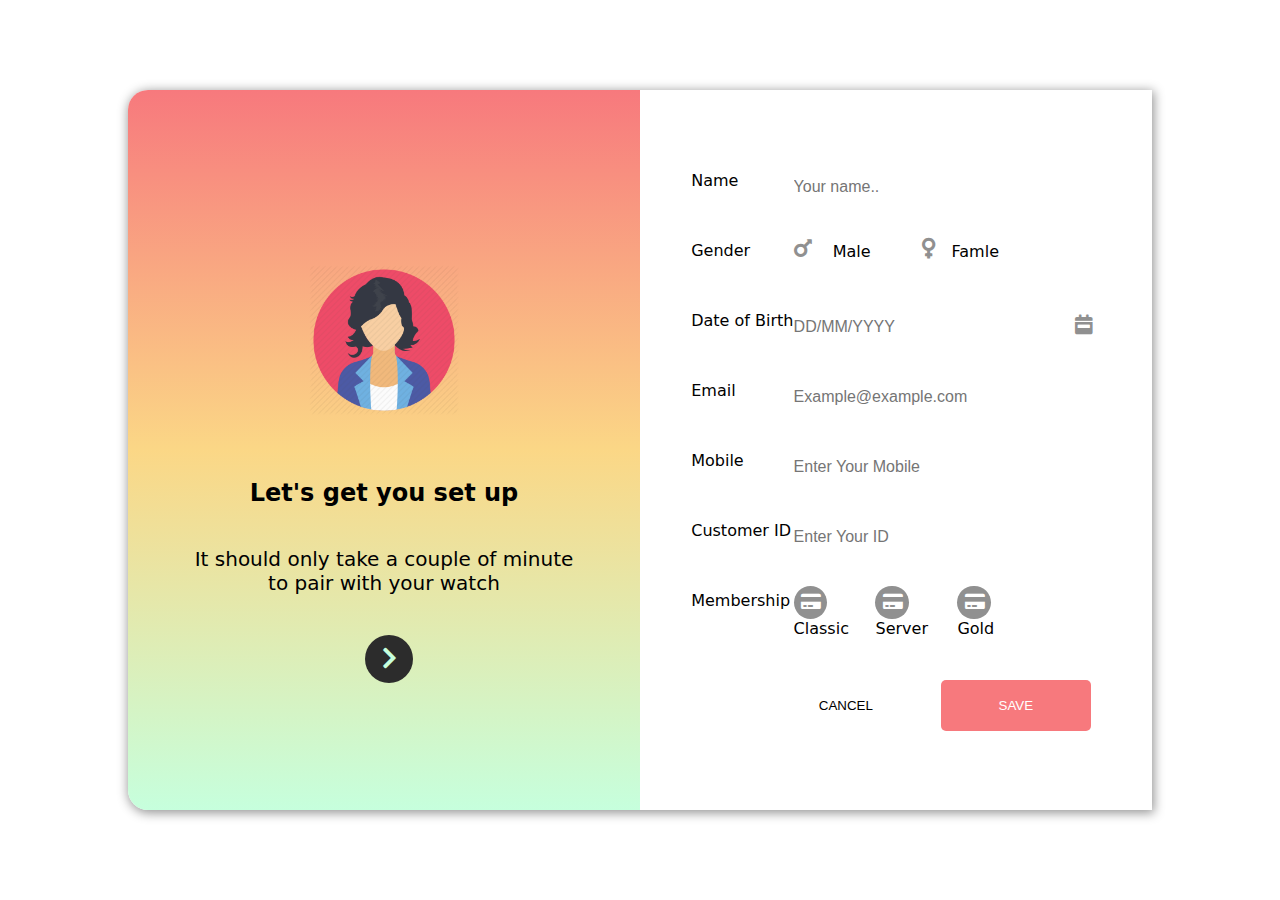
<file: docs/index.html>
<!DOCTYPE html>
<html lang="en">

<head>
  <meta charset="UTF-8">
  <meta name="viewport" content="width=device-width, initial-scale=1.0">
  <title>Document</title>

  <link rel="stylesheet" href="https://cdnjs.cloudflare.com/ajax/libs/font-awesome/4.7.0/css/font-awesome.min.css">
  <link rel="stylesheet" href="https://cdnjs.cloudflare.com/ajax/libs/font-awesome/5.13.0/css/all.min.css">


  <link rel="stylesheet" href="./day1.css">
</head>

<body>
  <div class="container">
    <div class="leftside">
      <div class="paddingleft">
        <img src="./day1.webp" class="avter" alt="">
        <h2>Let's get you set up</h2>
        <p>It should only take a couple of minute to pair with your watch</p>
        <div class="chevronRight">
          <i class="fas fa-chevron-right"></i>
        </div>
      </div>
    </div>
    <div class="rightside">
          <form action="">
          <div class="row">
            <div class="col-25">
              <label for="fname">Name</label>
            </div>
            <div class="col-75">
              <input type="text" id="fname" name="firstname" placeholder="Your name..">
            </div>
          </div>     
          <div class="row">
            <div class="col-25 extraPadding">
              <label>Gender</label>
            </div>
            <div class="col-75">
              <div class="col-50">
                <input type="radio" id="male" name="gander" onclick="OnMaleChecked(this)" >
                
                <label for="male"><i class="fas fa-mars" id="mars"></i> Male</label>
              </div>
              <div class="col-50">
              <input type="radio" id="famle" name="gander" onclick="OnMaleChecked(this)" >
              <label for="famle"><i class="fas fa-venus" id="venus"></i>Famle</label>
            </div>
            </div>
          </div> 
          <div class="row">
            <div class="col-25">
              <label for="dob">Date of Birth</label>
            </div>
            <div class="col-75">
              <input type="text" placeholder="DD/MM/YYYY" onfocus="(this.type='date')" id="dob"/>
              <i class="fas fa-calendar-week"></i>
            </div>
          </div> 
          <div class="row">
            <div class="col-25">
              <label for="email">Email</label>
            </div>
            <div class="col-75">
              <input type="email" placeholder="Example@example.com" id="email"/>
            </div>
          </div> 
          <div class="row">
            <div class="col-25">
              <label for="mobile">Mobile</label>
            </div>
            <div class="col-75">
              <input type="text" placeholder="Enter Your Mobile" id="mobile"/>
            </div>
          </div> 
          
          <div class="row">
            <div class="col-25">
              <label for="cId">Customer ID</label>
            </div>
            <div class="col-75">
              <input type="text" placeholder="Enter Your ID" id="cId"/>
            </div>
          </div> 


          <div class="row">
            <div class="col-25 extraPadding">
              <label>Membership</label>
            </div>
            <div class="col-75">
              <div class="col-30">
                <input type="radio" id="classic" name="membership" onclick="OnMembershipChecked(this)" >
                
                <label for="classic"> <div class="card" id="card1"> <i class="fas fa-credit-card"></i> </div>Classic</label>
              </div>
              <div class="col-30">
                <input type="radio" id="server" name="membership" onclick="OnMembershipChecked(this)">
                <label for="server">
                  <div class="card" id="card2"> <i class="fas fa-credit-card"></i> </div>Server</label>
              </div>
              <div class="col-30">
                <input type="radio" id="gold" name="membership" onclick="OnMembershipChecked(this)" >
                <label for="gold">
                  <div class="card"  id="card3"> <i class="fas fa-credit-card"></i> </div>Gold</label>
              </div>
            </div>
          </div> 

          <div class="row">
            <button class="saveBtn">SAVE</button>
            <button class="cancelBtn">CANCEL</button>
          </div> 

         </form>
    </div>
  </div>
</body>
<script>
   function OnMaleChecked (radio) {
            if(radio.id == "male"){
              document.getElementById("mars").style.color = "blue";
              document.getElementById("venus").style.color = "#909090";
            } else{
              document.getElementById("venus").style.color = "blue";
              document.getElementById("mars").style.color = "#909090";
            }
        }
        function OnMembershipChecked (radio) {
            if(radio.id == "classic"){
              document.getElementById("card1").style.background = "blue";
              document.getElementById("card2").style.background = "#909090";
              document.getElementById("card3").style.background = "#909090";
            } else if(radio.id == "server"){
              document.getElementById("card2").style.background = "blue";
              document.getElementById("card1").style.background = "#909090";
              document.getElementById("card3").style.background = "#909090";
            } else{
              document.getElementById("card3").style.background = "blue";
              // document.getElementById("card3").style.background = "#fff";
              document.getElementById("card2").style.background = "#909090";
              document.getElementById("card1").style.background = "#909090";

            }
        }
      
</script>
</html>
</file>
<file: docs/day1.css>
*{
  margin: 0;
  padding: 0;
  box-sizing: border-box;
}
body{
  height: 100vh;
  display: flex;
  align-items: center;
  justify-content: center;
  margin: auto;
  /* width: 100%; */
  background: white;
  font-family: 'system-ui';
  /* font-size: 16px; */
}
p{
  font-size: 20px;
}
.container{
  display: flex;
  align-items: center;
  width: 80%;
  border-radius: 20px 0px 0px 20px;

  -webkit-box-shadow: 1px 2px 11px 1px rgba(148,148,148,1);
-moz-box-shadow: 1px 2px 11px 1px rgba(148,148,148,1);
box-shadow: 1px 2px 11px 1px rgba(148,148,148,1);

  
}
.container > div{
  height: 80vh;
  flex: 2;

}
.leftside{
  background: #C6FFDD;  /* fallback for old browsers */
  background: -webkit-linear-gradient(to bottom, #f7797d, #FBD786, #C6FFDD);  /* Chrome 10-25, Safari 5.1-6 */
  background: linear-gradient(to bottom, #f7797d, #FBD786, #C6FFDD); /* W3C, IE 10+/ Edge, Firefox 16+, Chrome 26+, Opera 12+, Safari 7+ */
    text-align: center;
  margin: 0;
  display: flex;
  align-items: center;
  justify-content: center;
  border-radius: 20px 0px 0px 20px;

}
.avter{
  width: 150px;
  height: 150px;
  margin-bottom: 60px;
}
.paddingleft > h2 , .paddingleft > p{
  margin: 0px 55px;
  margin-bottom: 40px;
  
}
.chevronRight{
  background: #2c2c2c;
  display: block;
  width: 3rem;
  height: 3rem;
  border-radius: 100%;
  position: absolute;
  left: 28.5%;

}

.chevronRight i{
  color: #C6FFDD;
  font-size: 1.5rem;
  display: block;
  padding: 0.7rem 1.1rem;
  animation: goRight 2s infinite;  
}
@keyframes goRight {
  0%{
    opacity: 0;
    transform: translateX(-0.5rem);
  }
  50%{
    opacity: 1;
  }
  100%{
    opacity: 0;
    transform: translateX(0.5rem);
  }
}
.rightside{
  background: white;
  display: flex;
  align-items: center;
  justify-content: center;
}
form{
  width: 80%; 
}
.row{
padding-bottom: 70px;
}

.col-75 {
  float: left;
  width: 75%;
  margin-top: 6px;
}
.col-25 {
  float: left;
  width: 25%;
  margin-top: 6px;
  padding-top: 5px;
}
label {
  padding: 12px 0px;
}
input[type=text], input[type=date], input[type=email]{
  width: 90%;
  padding: 12px 0px;
  border: none;
  font-size: 16px;
}
.col-50{
  width: 40%;
  display: inline-block;
}
.col-30{
  width: 25%;
  display: inline-block;
}

#mars, #venus{
  padding-right: 16px;
  font-size: 24px;
  color: #909090;
  cursor: pointer;
  transition:0.5s;
  transition-property: color;
}
.card{
  margin-right: 15px;
  font-size: 20px;
  color: white;
  background-color: #909090;
  width: 2.1rem;
  height: 2.1rem;
  border-radius: 100%;
  cursor: pointer;
  transition:0.5s;
  transition-property: color;
  display: inline-block;
}
.card i{
  font-size: 1.1rem;
  padding: 0.45rem 0.45rem;
}
label #sidebar_btn:hover{
  color: #19B3D3;
}

input[type=radio]{
  display:none
}
.fa-calendar-week{
  color: #909090;
}
.fa-calendar-week{
  font-size: 20px;
  /* margin-left: -30px; */
  /* cursor: pointer; */
}
.row > button {
  margin: 10px;
  margin-top: 30px;
  width: 150px;
  padding: 18px 0px;
  float: right;
  border: none;
  border-radius: 5px ;
  cursor: pointer;
}
.saveBtn{
  background: #f7797d;
  color: white;
  transition: 0.5s;
  transition-property: background;

}
.saveBtn:hover{
  background: white;
  border: 1px solid #f7797d;
  color: #f7797d;
}
.cancelBtn{
  background: #fff;
}
</file>
